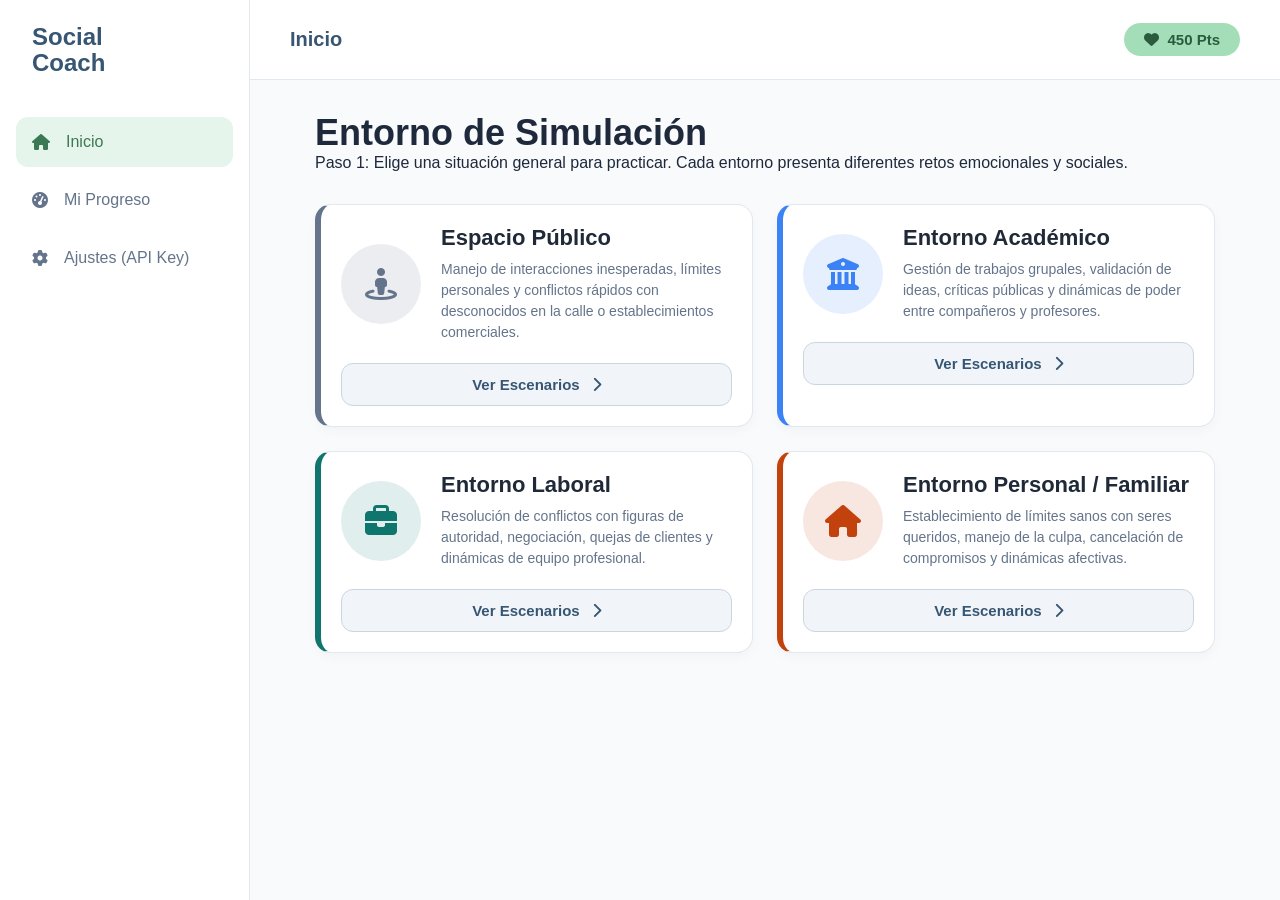
<file: backup/social_coach_v7_gemini/index.html>
<!DOCTYPE html>
<html lang="es">
<head>
  <meta charset="UTF-8">
  <meta name="viewport" content="width=device-width, initial-scale=1.0">
  <title>Social Coach - Entrenador de Habilidades Sociales</title>
  <link rel="stylesheet" href="styles.css">
  <link rel="stylesheet" href="https://cdnjs.cloudflare.com/ajax/libs/font-awesome/6.4.0/css/all.min.css">
</head>
<body>

<div class="app-container">
  
  <!-- Sidebar Navigation -->
  <nav class="app-nav" id="sidebar-nav">
    <div class="app-logo-sidebar">
      <div class="app-logo">Social<br>Coach</div>
    </div>
    <a href="#" class="nav-item active" data-target="view-home" onclick="showView('view-home')">
      <i class="fas fa-home nav-icon"></i>
      <span>Inicio</span>
    </a>
    <a href="#" class="nav-item" data-target="view-meter" onclick="showView('view-meter')">
      <i class="fas fa-tachometer-alt nav-icon"></i>
      <span>Mi Progreso</span>
    </a>
    <a href="#" class="nav-item" data-target="view-settings" onclick="showView('view-settings')">
      <i class="fas fa-cog nav-icon"></i>
      <span>Ajustes (API Key)</span>
    </a>
  </nav>

  <!-- Main Area -->
  <div class="main-wrapper">
      <!-- Header -->
      <header class="app-header" id="main-header">
        <div class="header-left">
          <h2 id="page-title" style="color: var(--primary); font-size: 20px;">Inicio</h2>
        </div>
        <div class="header-right-dynamic" id="header-badge">
          <div class="empathy-badge">
              <i class="fas fa-heart" style="color: #2b5b3e;"></i> 
              <span>450 Pts</span>
          </div>
        </div>
      </header>

      <main class="app-content">
        
        <!-- ========================================== -->
        <!-- VISTA 1: SELECCIÓN DE SITUACIÓN (HUB)      -->
        <!-- ========================================== -->
        <section id="view-home" class="view active">
          <div style="max-width: 900px; margin: 0 auto;">
              <h1 class="view-title" style="font-size: 36px;">Entorno de Simulación</h1>
              <p class="view-subtitle" style="font-size: 16px; margin-bottom: 32px;">Paso 1: Elige una situación general para practicar. Cada entorno presenta diferentes retos emocionales y sociales.</p>
              <div id="situations-container" class="grid-2col" style="gap: 24px;"></div>
          </div>
        </section>

        <!-- ========================================== -->
        <!-- VISTA 2: SELECCIÓN DE PERSONAJE            -->
        <!-- ========================================== -->
        <section id="view-characters" class="view">
          <div style="max-width: 900px; margin: 0 auto;">
              <div style="display: flex; align-items: center; margin-bottom: 16px;">
                <button class="btn-icon" onclick="showView('view-home')"><i class="fas fa-arrow-left"></i></button>
                <h1 id="sit-title-display" style="margin-left: 16px; color: var(--primary); font-size: 32px;">[Nombre Situación]</h1>
              </div>
              <p style="font-size: 16px; margin-bottom: 32px; color: #555;">Paso 2: Selecciona con qué personaje interactuar. Presta atención a su actitud y nivel de dificultad.</p>
              <div id="characters-container" class="grid-3col" style="gap: 24px;"></div>
          </div>
        </section>

        <!-- ========================================== -->
        <!-- VISTA 3: PREPARACIÓN DEL ESCENARIO         -->
        <!-- ========================================== -->
        <section id="view-prep" class="view">
          <div class="desktop-centered-card" style="max-width: 700px;">
              <div style="display: flex; align-items: center; margin-bottom: 24px;">
                <button class="btn-icon" onclick="showView('view-characters')"><i class="fas fa-arrow-left"></i></button>
                <h1 id="prep-title" style="margin-left: 16px; color: var(--primary); font-size: 28px;">[Nombre Personaje]</h1>
              </div>
              
              <div style="display: flex; gap: 12px; margin-bottom: 24px;">
                  <span id="prep-dificultad" style="background: #e2e8f0; padding: 4px 12px; border-radius: 20px; font-size: 14px; font-weight: bold; color: #333;">Nivel</span>
                  <span id="prep-actitud" style="background: #fee2e2; padding: 4px 12px; border-radius: 20px; font-size: 14px; font-weight: bold; color: #991b1b;">Actitud</span>
              </div>

              <div class="card" style="background-color: #f0f4f8; position: relative; margin-bottom: 32px; padding: 32px 24px 24px;">
                <div style="text-align: center; margin-top: -64px; margin-bottom: 24px;">
                  <div id="prep-avatar-placeholder" style="width: 100px; height: 100px; border-radius: 50%; border: 4px solid white; box-shadow: 0 4px 12px rgba(0,0,0,0.1); background-color: var(--primary); color: white; display: flex; justify-content: center; align-items: center; font-size: 40px; margin: 0 auto;">
                      <i id="prep-icon-dynamic" class="fas fa-user"></i>
                  </div>
                </div>
                
                <div style="background: white; padding: 24px; border-radius: 12px; margin-bottom: 16px; font-size: 16px; color: #333; line-height: 1.6;">
                  <i class="fas fa-robot" style="color: var(--primary); font-size: 20px; margin-right: 8px;"></i> 
                  <strong>Entrenador IA:</strong> "Antes de empezar, recuerda respirar. En este escenario practicaremos tu regulación emocional y comunicación asertiva."
                </div>

                <div style="background: #e2e8f0; padding: 24px; border-radius: 12px; font-size: 16px; color: #333; line-height: 1.5;">
                  <h4 style="color: var(--primary); margin-bottom: 12px; font-size: 18px;"><i class="fas fa-bullseye"></i> Contexto y Objetivo</h4>
                  <p id="prep-objective" style="margin: 0;">[Objetivo extraído]</p>
                </div>
              </div>

              <div style="display: flex; gap: 16px; margin-top: 32px;">
                <button class="btn btn-primary hoverable" style="width: 100%; padding: 16px; font-size: 18px;" onclick="startSimulation()">Ingresar a la Simulación <i class="fas fa-sign-in-alt" style="margin-left: 8px;"></i></button>
              </div>
          </div>
        </section>

        <!-- ========================================== -->
        <!-- VISTA 4: SIMULACIÓN ACTIVA                 -->
        <!-- ========================================== -->
        <section id="view-sim" class="view" style="height: calc(160vh - 400px);">
            <div style="max-width: 1000px; margin: 0 auto; height: 100%; display: flex; flex-direction: column;">
              <div style="display: flex; justify-content: space-between; align-items: center; margin-bottom: 24px; border-bottom: 2px solid #e5e7eb; padding-bottom: 16px; flex-shrink: 0;">
                  <h2 style="color: var(--primary); font-size: 24px;"><i class="fas fa-video" style="color: #b91c1c;"></i> En Simulación: <span id="sim-title-bar">Activo</span></h2>
                  <button class="btn-icon" onclick="endSimulation()" title="Salir de la simulación"><i class="fas fa-times"></i></button>
              </div>

              <div id="sim-feedback-toast" class="sim-toast" style="display: none;"></div>

              <div style="display: grid; grid-template-columns: 1fr 350px; gap: 24px; flex: 1; overflow: hidden; min-height: 0;">
                  
                  <!-- Área de Interacción (Chat y Control) -->
                  <div style="display: flex; flex-direction: column; gap: 20px; overflow: hidden; min-height: 0;">
                      
                      <!-- Historial del Chat -->
                      <div class="card" style="border-left: 6px solid #d9534f; padding: 24px; background: white; flex: 1; display: flex; flex-direction: column; overflow: hidden; min-height: 0;">
                          <div style="display: flex; align-items: center; justify-content: space-between; margin-bottom: 16px; border-bottom: 1px solid #eee; padding-bottom: 12px;">
                              <div style="display: flex; align-items: center; gap: 16px;">
                                <div id="sim-npc-avatar" style="width: 44px; height: 44px; border-radius: 50%; background: var(--primary); color: white; display: flex; justify-content: center; align-items: center; font-size: 18px;">
                                    <i id="sim-icon-dynamic" class="fas fa-user"></i>
                                </div>
                                <div>
                                    <div style="color: #d9534f; font-weight: bold; font-size: 18px;"><span id="sim-npc-name">NPC</span></div>
                                    <div style="font-size: 12px; color: #666;" id="sim-npc-attitude">Actitud</div>
                                </div>
                              </div>
                              <div id="typing-indicator" style="font-size: 12px; color: #64748b; font-style: italic; display: none;">El personaje está escribiendo...</div>
                          </div>
                          
                          <div id="chat-history" style="flex: 1; display: flex; flex-direction: column; gap: 16px; overflow-y: auto; padding-right: 8px; scroll-behavior: smooth;">
                              <!-- Los mensajes se inyectan aquí -->
                          </div>
                      </div>

                      <!-- Botones de Estado -->
                      <div class="card" style="padding: 16px; background: #f8fafc; border: 1px solid #e2e8f0; flex-shrink: 0;">
                          <div style="font-size: 13px; font-weight: bold; color: #64748b; text-transform: uppercase; margin-bottom: 12px; text-align: center; letter-spacing: 0.5px;">
                              Controles de Estado del Módulo
                          </div>
                          <div class="simulation-controls-row">
                              <button class="btn-sim-control btn-ganaste" onclick="triggerSimAction('ganaste', this)">
                                  <i class="fas fa-trophy"></i> <span>Ganaste</span>
                              </button>
                              <button class="btn-sim-control btn-perdiste" onclick="triggerSimAction('perdiste', this)">
                                  <i class="fas fa-times-circle"></i> <span>Perdiste</span>
                              </button>
                              <button class="btn-sim-control btn-stop" onclick="triggerSimAction('stop', this)">
                                  <i class="fas fa-stop-circle"></i> <span>Stop</span>
                              </button>
                          </div>
                      </div>

                      <!-- Input del Usuario -->
                      <div class="card" style="text-align: center; padding: 20px; background: #ffffff; border: 1px solid #e2e8f0; display: flex; flex-direction: column; flex-shrink: 0;">
                        <span style="font-size: 14px; font-weight: bold; color: #64748b; margin-bottom: 12px; text-align: left;">Tu Respuesta:</span>
                        <div style="display: flex; width: 100%; gap: 12px;">
                            <input type="text" id="chat-input-text" placeholder="Escribe tu respuesta aquí para enviarla a Gemini..." style="flex: 1; padding: 12px 16px; border-radius: 8px; border: 1px solid #cbd5e1; font-size: 15px;" onkeypress="if(event.key === 'Enter') sendChatMessage()">
                            <button class="btn btn-primary" style="padding: 12px 24px;" onclick="sendChatMessage()"><i class="fas fa-paper-plane"></i> Enviar</button>
                        </div>
                      </div>
                  </div>

                  <!-- Panel del Entrenador Right -->
                  <div style="display: flex; flex-direction: column; gap: 16px;">
                      <div class="card" style="background: #f0fdf4; border: 2px solid var(--green); padding: 20px;">
                          <div style="display: flex; align-items: center; gap: 12px; margin-bottom: 16px;">
                              <div style="background: var(--green-dark); color: white; width: 32px; height: 32px; border-radius: 50%; display: flex; align-items: center; justify-content: center;"><i class="fas fa-heartbeat"></i></div>
                              <h4 style="color: var(--green-dark); font-size: 16px; margin:0;">Biometría Local</h4>
                          </div>
                          <div style="margin-bottom: 8px; font-size: 13px; color: #555; display: flex; justify-content: space-between;">
                              <span>Tensión detectada:</span> <span id="biometrics-status" style="font-weight: bold; color: #b91c1c;">Normal</span>
                          </div>
                          <div class="progress-track" style="height: 8px; margin-bottom: 16px;"><div id="biometrics-progress" class="progress-fill" style="width: 35%; background-color: var(--green-dark); transition: all 0.5s;"></div></div>
                          
                          <hr style="border: none; border-top: 1px solid #c6f6d5; margin: 16px 0;">
                          
                          <div style="display: flex; align-items: center; gap: 12px; margin-bottom: 12px;">
                              <div style="background: var(--primary); color: white; width: 32px; height: 32px; border-radius: 50%; display: flex; align-items: center; justify-content: center;"><i class="fas fa-lightbulb"></i></div>
                              <h4 style="color: var(--primary); font-size: 16px; margin:0;">Nota del Entrenador</h4>
                          </div>
                          <p id="sim-coach-note" style="font-size: 14px; color: #333; line-height: 1.5; font-style: italic;">"Gemini está conectado. Conversa con el NPC para practicar."</p>
                      </div>

                      <div style="margin-top: auto;">
                           <button class="btn hoverable" style="width: 100%; background-color: #333; color: white; padding: 16px; font-size: 16px;" onclick="showView('view-pause')">Forzar Pausa (Momento de Calma) <i class="fas fa-pause-circle"></i></button>
                      </div>
                  </div>
              </div>
          </div>
        </section>

        <!-- ========================================== -->
        <!-- VISTA 5: PAUSA ACTIVA                      -->
        <!-- ========================================== -->
        <section id="view-pause" class="view">
            <div style="background-color: var(--primary); color: white; height: calc(100vh - 80px); border-radius: 24px; display: flex; flex-direction: column; justify-content: center; align-items: center; padding: 40px;">
              <div style="text-align: center; margin-bottom: 60px;">
                <h1 style="font-size: 48px; margin-bottom: 16px;">Momento de Calma.</h1>
                <p style="font-size: 24px; opacity: 0.8;">Respira conmigo...</p>
              </div>
              <div class="breathing-circle-container" style="transform: scale(1.5); margin-bottom: 80px;">
                <div class="circle ring-1"></div>
                <div class="circle ring-2"></div>
                <div class="circle core">Inhala...</div>
              </div>
              <div style="width: 100%; max-width: 500px;">
                <button class="btn hoverable" style="width: 100%; background: white; color: var(--primary); font-weight: bold; padding: 20px; font-size: 18px;" onclick="showView('view-sim')">
                  <i class="fas fa-play-circle" style="margin-right: 8px;"></i> Reanudar Simulación
                </button>
              </div>
            </div>
        </section>

        <!-- ========================================== -->
        <!-- VISTA: AJUSTES (API KEY)                   -->
        <!-- ========================================== -->
        <section id="view-settings" class="view">
          <div class="desktop-centered-card" style="max-width: 600px;">
            <h1 class="view-title" style="margin-bottom: 24px;"><i class="fas fa-cog"></i> Ajustes del Sistema</h1>
            
            <div class="card" style="border-left: 4px solid var(--primary);">
              <h3 style="margin-bottom: 8px;">Integración con Gemini AI</h3>
              <p style="font-size: 14px; color: #555; margin-bottom: 20px;">
                Para que los personajes tengan vida y consciencia, necesitas ingresar tu clave API de Google Gemini. Esta clave se guarda <b>solo en tu navegador</b> de forma local.
              </p>
              
              <div style="margin-bottom: 16px;">
                <label style="font-size: 14px; font-weight: bold; color: #333; display: block; margin-bottom: 8px;">Clave API (API Key)</label>
                <input type="password" id="api-key-input" placeholder="AIzaSy..." style="width: 100%; padding: 12px; border-radius: 8px; border: 1px solid #cbd5e1; font-size: 15px;">
              </div>
              
              <button class="btn btn-primary" style="width: 100%;" onclick="saveApiKey()"><i class="fas fa-save"></i> Guardar Clave</button>
              
              <div id="api-key-status" style="margin-top: 12px; font-size: 14px; text-align: center; font-weight: bold;"></div>
            </div>
          </div>
        </section>

        <!-- Placeholder -->
        <section id="view-meter" class="view"><div class="desktop-centered-card"><h1 class="view-title">Mi Progreso</h1><p>Pantalla en construcción...</p></div></section>

      </main>
  </div>
</div>

<!-- Importación de Scripts (El orden es importante) -->
<script src="data.js"></script>
<script src="llm-client.js"></script>

<script>
  // =========================================================================
  // LOGICA PRINCIPAL DE LA APLICACIÓN Y CONEXIÓN CON EL LLM
  // =========================================================================

  let currentSituation = null;
  let currentCharacter = null;
  
  // Instanciar el cliente LLM global
  const llmClient = new LLMClient('');

  // Al cargar la página, recuperar la API key si existe
  document.addEventListener("DOMContentLoaded", () => {
      const savedKey = localStorage.getItem('gemini_api_key');
      if (savedKey) {
          document.getElementById('api-key-input').value = savedKey;
          llmClient.apiKey = savedKey;
      }
      renderSituations();
      showView('view-home');
  });

  // Guardar API Key desde Ajustes
  function saveApiKey() {
      const key = document.getElementById('api-key-input').value.trim();
      if(key) {
          localStorage.setItem('gemini_api_key', key);
          llmClient.apiKey = key;
          const statusEl = document.getElementById('api-key-status');
          statusEl.innerText = "¡Clave guardada exitosamente!";
          statusEl.style.color = "var(--green-dark)";
          setTimeout(() => statusEl.innerText = "", 3000);
      }
  }

  // Renderizar Situaciones
  function renderSituations() {
      const container = document.getElementById('situations-container');
      container.innerHTML = ''; 
      appData.situaciones.forEach(sit => {
          container.innerHTML += `
            <div class="card destination-card hoverable" onclick="selectSituation('${sit.id}')" style="border-left: 6px solid ${sit.color};">
              <div style="display: flex; gap: 20px; align-items: center; margin-bottom: 20px;">
                  <div class="card-icon" style="background-color: ${sit.color}20; color: ${sit.color}; width: 80px; height: 80px; font-size: 32px; border-radius: 50%; display: flex; align-items: center; justify-content: center; flex-shrink: 0;">
                    <i class="fas ${sit.icono}"></i>
                  </div>
                  <div>
                      <h2 style="font-size: 22px; color: #1f2937; margin-bottom: 8px;">${sit.titulo}</h2>
                      <p class="card-desc" style="margin:0; font-size: 14px; line-height: 1.5; color: #64748b;">${sit.resumen}</p>
                  </div>
              </div>
              <button class="btn" style="width: 100%; background: #f1f5f9; color: var(--primary); font-weight: bold; border: 1px solid #cbd5e1;">Ver Escenarios <i class="fas fa-chevron-right" style="margin-left: 8px;"></i></button>
            </div>
          `;
      });
  }

  // Seleccionar Situación
  function selectSituation(sitId) {
      currentSituation = appData.situaciones.find(s => s.id === sitId);
      document.getElementById('sit-title-display').innerText = currentSituation.titulo;
      
      const container = document.getElementById('characters-container');
      container.innerHTML = '';

      currentSituation.personajes.forEach(char => {
          let diffColor = '#cbd5e1'; let diffText = '#333';
          if(char.dificultad === 'Intermedio') { diffColor = '#fef08a'; diffText = '#854d0e'; }
          if(char.dificultad === 'Avanzado') { diffColor = '#fecaca'; diffText = '#991b1b'; }

          container.innerHTML += `
            <div class="card hoverable" onclick="selectCharacter('${char.id}')" style="display: flex; flex-direction: column; height: 100%;">
                <div style="margin-bottom: 16px;"><span style="background: ${diffColor}; color: ${diffText}; padding: 4px 12px; border-radius: 20px; font-size: 12px; font-weight: bold;">${char.dificultad}</span></div>
                <div style="text-align: center; margin-bottom: 16px;">
                    <div style="width: 64px; height: 64px; background: var(--primary); color: white; border-radius: 50%; display: flex; align-items: center; justify-content: center; font-size: 28px; margin: 0 auto 12px;">
                        <i class="fas ${char.icono}"></i>
                    </div>
                    <h3 style="font-size: 18px; color: #1e293b; margin-bottom: 4px;">${char.nombre}</h3>
                    <p style="font-size: 13px; color: #b91c1c; font-style: italic;">"${char.actitud}"</p>
                </div>
                <div style="margin-top: auto;"><button class="btn btn-primary" style="width: 100%; font-size: 14px;">Seleccionar</button></div>
            </div>
          `;
      });
      showView('view-characters');
  }

  // Seleccionar Personaje
  function selectCharacter(charId) {
      currentCharacter = currentSituation.personajes.find(c => c.id === charId);
      document.getElementById('prep-title').innerText = currentCharacter.nombre;
      document.getElementById('prep-dificultad').innerText = "Dificultad: " + currentCharacter.dificultad;
      document.getElementById('prep-actitud').innerText = "Actitud: " + currentCharacter.actitud;
      document.getElementById('prep-icon-dynamic').className = "fas " + currentCharacter.icono;

      const match = currentCharacter.prompt.match(/OBJETIVO:(.*)/);
      document.getElementById('prep-objective').innerText = match ? match[1].trim() : "Manejar la situación asertivamente.";
      showView('view-prep');
  }

  // =========================================================================
  // LOGICA DE CHAT CON GEMINI
  // =========================================================================
  
  function startSimulation() {
      if(!currentCharacter) return;

      // Verificar API Key antes de entrar
      if(!llmClient.apiKey) {
          alert("¡Alto! Para interactuar con los personajes necesitas configurar tu API Key de Gemini en los Ajustes.");
          showView('view-settings');
          return;
      }

      document.getElementById('sim-title-bar').innerText = currentCharacter.nombre;
      document.getElementById('sim-npc-name').innerText = currentCharacter.nombre;
      document.getElementById('sim-npc-attitude').innerText = "Actitud: " + currentCharacter.actitud;
      document.getElementById('sim-icon-dynamic').className = "fas " + currentCharacter.icono;
      
      // Limpiar historial previo del LLM y de la UI
      llmClient.clearHistory();
      document.getElementById('chat-history').innerHTML = '';
      document.getElementById('chat-input-text').value = '';
      
      // Reset Biometría
      document.getElementById('biometrics-status').innerText = "Normal";
      document.getElementById('biometrics-status').style.color = "var(--green-dark)";
      document.getElementById('biometrics-progress').style.width = "35%";
      document.getElementById('biometrics-progress').style.backgroundColor = "var(--green-dark)";

      showView('view-sim');

      // Generar primera frase pidiéndole a Gemini que inicie la conversación
      appendMessage('system', "Iniciando conexión neural con el NPC...");
      
      // Mandamos un trigger oculto al LLM para que tire la primera línea respetando su prompt
      llmClient.chat("El usuario acaba de llegar. Tira tu línea de diálogo inicial para empezar el conflicto según tus reglas. No saludes si eres agresivo.", currentCharacter.prompt)
        .then(reply => {
            document.getElementById('chat-history').innerHTML = ''; // Limpiar mensaje de sistema
            appendMessage('npc', reply);
        })
        .catch(err => {
            document.getElementById('chat-history').innerHTML = '';
            appendMessage('system', "Error de conexión: " + err.message);
        });
  }

  // Enviar mensaje del usuario a Gemini
  async function sendChatMessage() {
      const inputEl = document.getElementById('chat-input-text');
      const text = inputEl.value.trim();
      if(!text) return;

      // Añadir al UI
      appendMessage('user', text);
      inputEl.value = '';

      // Indicador de escribiendo
      const typingInd = document.getElementById('typing-indicator');
      typingInd.style.display = 'block';

      try {
          const reply = await llmClient.chat(text, currentCharacter.prompt);
          typingInd.style.display = 'none';
          appendMessage('npc', reply);
      } catch (err) {
          typingInd.style.display = 'none';
          appendMessage('system', "Error: " + err.message);
      }
  }

  // Añadir globos de chat al HTML
  function appendMessage(sender, text) {
      const chatHistory = document.getElementById('chat-history');
      const div = document.createElement('div');
      
      if(sender === 'user') {
          div.style.alignSelf = 'flex-end';
          div.style.background = 'var(--primary)';
          div.style.color = 'white';
          div.style.padding = '14px 18px';
          div.style.borderRadius = '16px';
          div.style.borderTopRightRadius = '4px';
          div.style.maxWidth = '85%';
          div.innerHTML = `<p style="font-size: 16px; margin:0;">${text}</p>`;
      } else if(sender === 'npc') {
          div.style.alignSelf = 'flex-start';
          div.style.background = '#f1f5f9';
          div.style.color = '#1e293b';
          div.style.padding = '14px 18px';
          div.style.borderRadius = '16px';
          div.style.borderTopLeftRadius = '4px';
          div.style.maxWidth = '85%';
          div.innerHTML = `<p style="font-size: 18px; font-weight: 500; line-height: 1.5; margin:0;">"${text}"</p>`;
      } else {
          // System error/loading message
          div.style.alignSelf = 'center';
          div.style.background = 'transparent';
          div.style.color = '#64748b';
          div.style.fontStyle = 'italic';
          div.style.fontSize = '12px';
          div.innerHTML = text;
      }
      
      chatHistory.appendChild(div);
      // Auto-scroll al fondo
      chatHistory.scrollTop = chatHistory.scrollHeight;
  }

  // =========================================================================
  // BOTONES DE CONTROL (Ganaste, Perdiste, Stop)
  // =========================================================================
  function triggerSimAction(action, buttonEl) {
      buttonEl.classList.add('pressed-active');
      setTimeout(() => { buttonEl.classList.remove('pressed-active'); }, 600);

      const toast = document.getElementById('sim-feedback-toast');
      toast.style.display = 'block';
      toast.className = "sim-toast";

      let biometricsText = ""; let biometricsPct = ""; let biometricsColor = "";

      if(action === 'ganaste') {
          toast.classList.add('toast-success');
          toast.innerHTML = `<i class="fas fa-trophy"></i> <strong>¡Módulo Superado!</strong> Control de emociones exitoso. Redirigiendo...`;
          biometricsText = "Controlado (Calma)"; biometricsPct = "15%"; biometricsColor = "var(--green-dark)";
          document.getElementById('sim-coach-note').innerText = "¡Excelente! Mantuviste tus rangos de estrés estables bajo provocación.";
          setTimeout(() => { toast.style.display = 'none'; showView('view-home'); }, 2500);

      } else if(action === 'perdiste') {
          toast.classList.add('toast-danger');
          toast.innerHTML = `<i class="fas fa-heart-broken"></i> <strong>Simulación Fallida:</strong> Alta tensión acumulada. Ingresando a modo de calma...`;
          biometricsText = "CRÍTICO (Estrés Alto)"; biometricsPct = "95%"; biometricsColor = "#b91c1c";
          document.getElementById('sim-coach-note').innerText = "Se detectaron picos críticos de tensión. Se sugiere ingresar al Momento de Calma.";
          setTimeout(() => { toast.style.display = 'none'; showView('view-pause'); }, 2500);

      } else if(action === 'stop') {
          toast.classList.add('toast-warning');
          toast.innerHTML = `<i class="fas fa-stop-circle"></i> <strong>Simulación Detenida</strong> por el usuario. Regresando...`;
          setTimeout(() => { toast.style.display = 'none'; endSimulation(); }, 1500);
      }

      if(action !== 'stop') {
          document.getElementById('biometrics-status').innerText = biometricsText;
          document.getElementById('biometrics-status').style.color = biometricsColor;
          document.getElementById('biometrics-progress').style.width = biometricsPct;
          document.getElementById('biometrics-progress').style.backgroundColor = biometricsColor;
      }
  }

  function endSimulation() { currentCharacter = null; showView('view-characters'); }

  // =========================================================================
  // CONTROL DE VISTAS
  // =========================================================================
  function showView(targetId) {
    document.querySelectorAll('.view').forEach(view => view.classList.remove('active'));
    document.getElementById(targetId).classList.add('active');

    document.querySelectorAll('.nav-item').forEach(nav => {
      nav.classList.remove('active');
      if(targetId.includes('home') || targetId.includes('characters') || targetId.includes('prep') || targetId.includes('sim')){
          if(nav.getAttribute('data-target') === 'view-home') nav.classList.add('active');
      } else {
          if(nav.getAttribute('data-target') === targetId) nav.classList.add('active');
      }
    });

    const header = document.getElementById('main-header');
    if(targetId === 'view-pause' || targetId === 'view-sim') header.style.display = 'none';
    else header.style.display = 'flex';
  }

</script>

</body>
</html>
</file>
<file: backup/social_coach_v7_gemini/styles.css>
/* Global Variables & Resets */
:root {
  --primary: #375673; 
  --primary-light: #4A7399;
  --bg-color: #f8fafc;
  --card-bg: #ffffff;
  --green: #a4deb8; 
  --green-dark: #3a7953;
  --green-light: #e5f5eb;
  --text-main: #1e293b;
  --text-muted: #64748b;
  --border-color: #e2e8f0;
  --sidebar-width: 250px;
}

* { box-sizing: border-box; margin: 0; padding: 0; font-family: -apple-system, BlinkMacSystemFont, sans-serif; }
body { background-color: var(--bg-color); color: var(--text-main); overflow: hidden; }

/* Desktop Layout Structure */
.app-container { display: flex; height: 100vh; width: 100vw; }
.app-nav { width: var(--sidebar-width); background-color: #ffffff; border-right: 1px solid var(--border-color); display: flex; flex-direction: column; padding: 24px 16px; z-index: 100; }
.app-logo-sidebar { margin-bottom: 40px; padding: 0 16px; }
.app-logo { font-weight: 800; color: var(--primary); font-size: 24px; line-height: 1.1; }

.nav-item { display: flex; align-items: center; gap: 16px; padding: 16px; color: var(--text-muted); text-decoration: none; font-size: 16px; font-weight: 500; border-radius: 12px; margin-bottom: 8px; transition: all 0.2s ease; cursor: pointer; }
.nav-item:hover { background-color: #f1f5f9; color: var(--primary); }
.nav-item.active { background-color: var(--green-light); color: var(--green-dark); }

.main-wrapper { flex: 1; display: flex; flex-direction: column; overflow: hidden; background-color: var(--bg-color); }
.app-header { height: 80px; background-color: white; padding: 0 40px; display: flex; justify-content: space-between; align-items: center; border-bottom: 1px solid var(--border-color); }
.empathy-badge { background-color: var(--green); color: #2b5b3e; padding: 8px 20px; border-radius: 30px; font-size: 15px; font-weight: 700; display: flex; align-items: center; gap: 8px; }

.app-content { flex: 1; overflow-y: auto; padding: 32px 40px; }
.view { display: none; animation: fadeIn 0.4s ease; }
.view.active { display: block; }
@keyframes fadeIn { from { opacity: 0; transform: translateY(10px); } to { opacity: 1; transform: translateY(0); } }

/* Cards & Grid Layouts */
.grid-2col { display: grid; grid-template-columns: repeat(2, 1fr); gap: 24px; }
.grid-3col { display: grid; grid-template-columns: repeat(3, 1fr); gap: 24px; }
.desktop-centered-card { max-width: 800px; margin: 0 auto; background: white; padding: 48px; border-radius: 24px; border: 1px solid #f1f5f9; }
.card { background-color: var(--card-bg); border-radius: 16px; padding: 20px; box-shadow: 0 4px 12px rgba(0,0,0,0.03); border: 1px solid var(--border-color); }
.hoverable { transition: all 0.2s ease; cursor: pointer; }
.hoverable:hover { transform: translateY(-3px); box-shadow: 0 8px 20px rgba(0,0,0,0.08); border-color: var(--primary); }

/* Buttons General */
.btn { display: inline-block; padding: 12px 24px; border-radius: 12px; font-size: 15px; font-weight: 600; cursor: pointer; border: none; transition: all 0.2s; text-align: center; }
.btn-primary { background-color: var(--primary); color: white; }
.btn-primary:hover { background-color: var(--primary-light); }
.btn-icon { background: none; border: none; font-size: 24px; color: var(--primary); cursor: pointer; padding: 8px; border-radius: 50%; }
.btn-icon:hover { background: #e2e8f0; }

/* Botones de Control de Simulación */
.simulation-controls-row {
    display: grid;
    grid-template-columns: repeat(3, 1fr);
    gap: 16px;
    width: 100%;
}

.btn-sim-control {
    display: flex;
    align-items: center;
    justify-content: center;
    gap: 10px;
    padding: 14px;
    border-radius: 12px;
    font-size: 16px;
    font-weight: 700;
    cursor: pointer;
    border: 2px solid transparent;
    transition: all 0.2s ease-in-out;
    background-color: white;
    box-shadow: 0 2px 6px rgba(0,0,0,0.05);
}

.btn-ganaste { color: #15803d; border-color: #bbf7d0; }
.btn-ganaste:hover { background-color: #f0fdf4; }

.btn-perdiste { color: #b91c1c; border-color: #fecaca; }
.btn-perdiste:hover { background-color: #fdf2f2; }

.btn-stop { color: #475569; border-color: #cbd5e1; }
.btn-stop:hover { background-color: #f8fafc; }

/* Efecto de presionado activo */
.btn-sim-control.pressed-active {
    transform: scale(0.92);
    box-shadow: inset 0 3px 8px rgba(0,0,0,0.15);
}
.btn-ganaste.pressed-active { background-color: #15803d !important; color: white !important; border-color: #15803d !important; }
.btn-perdiste.pressed-active { background-color: #b91c1c !important; color: white !important; border-color: #b91c1c !important; }
.btn-stop.pressed-active { background-color: #475569 !important; color: white !important; border-color: #475569 !important; }

/* Notificación flotante (Toast) */
.sim-toast { width: 100%; padding: 16px; border-radius: 12px; font-size: 15px; font-weight: 600; margin-bottom: 20px; animation: slideDown 0.3s ease-out; text-align: center; }
.toast-success { background-color: #d1fae5; color: #065f46; border: 1px solid #10b981; }
.toast-danger { background-color: #fee2e2; color: #991b1b; border: 1px solid #ef4444; }
.toast-warning { background-color: #fef3c7; color: #92400e; border: 1px solid #f59e0b; }

@keyframes slideDown { from { transform: translateY(-10px); opacity: 0; } to { transform: translateY(0); opacity: 1; } }

/* Progress Track */
.progress-track { width: 100%; background-color: #e2e8f0; border-radius: 8px; overflow: hidden; }
.progress-fill { height: 100%; border-radius: 8px; }

/* Breathing Components */
.breathing-circle-container { position: relative; width: 250px; height: 250px; display: flex; justify-content: center; align-items: center; margin: 0 auto; }
.circle { position: absolute; border-radius: 50%; }
.core { width: 120px; height: 120px; background-color: #cce0ff; color: var(--primary); display: flex; justify-content: center; align-items: center; font-weight: bold; font-size: 20px; z-index: 3; }
.ring-1 { width: 180px; height: 180px; background-color: rgba(255,255,255,0.15); z-index: 2; animation: breathe 4s infinite alternate ease-in-out; }
.ring-2 { width: 240px; height: 240px; background-color: rgba(255,255,255,0.05); z-index: 1; animation: breathe 4s infinite alternate ease-in-out reverse; }
@keyframes breathe { 0% { transform: scale(0.9); } 100% { transform: scale(1.1); } }
@keyframes pulse { 0% { transform: scale(0.95); box-shadow: 0 0 0 0 rgba(164, 222, 184, 0.7); } 70% { transform: scale(1); box-shadow: 0 0 0 15px rgba(164, 222, 184, 0); } 100% { transform: scale(0.95); box-shadow: 0 0 0 0 rgba(164, 222, 184, 0); } }
</file>
